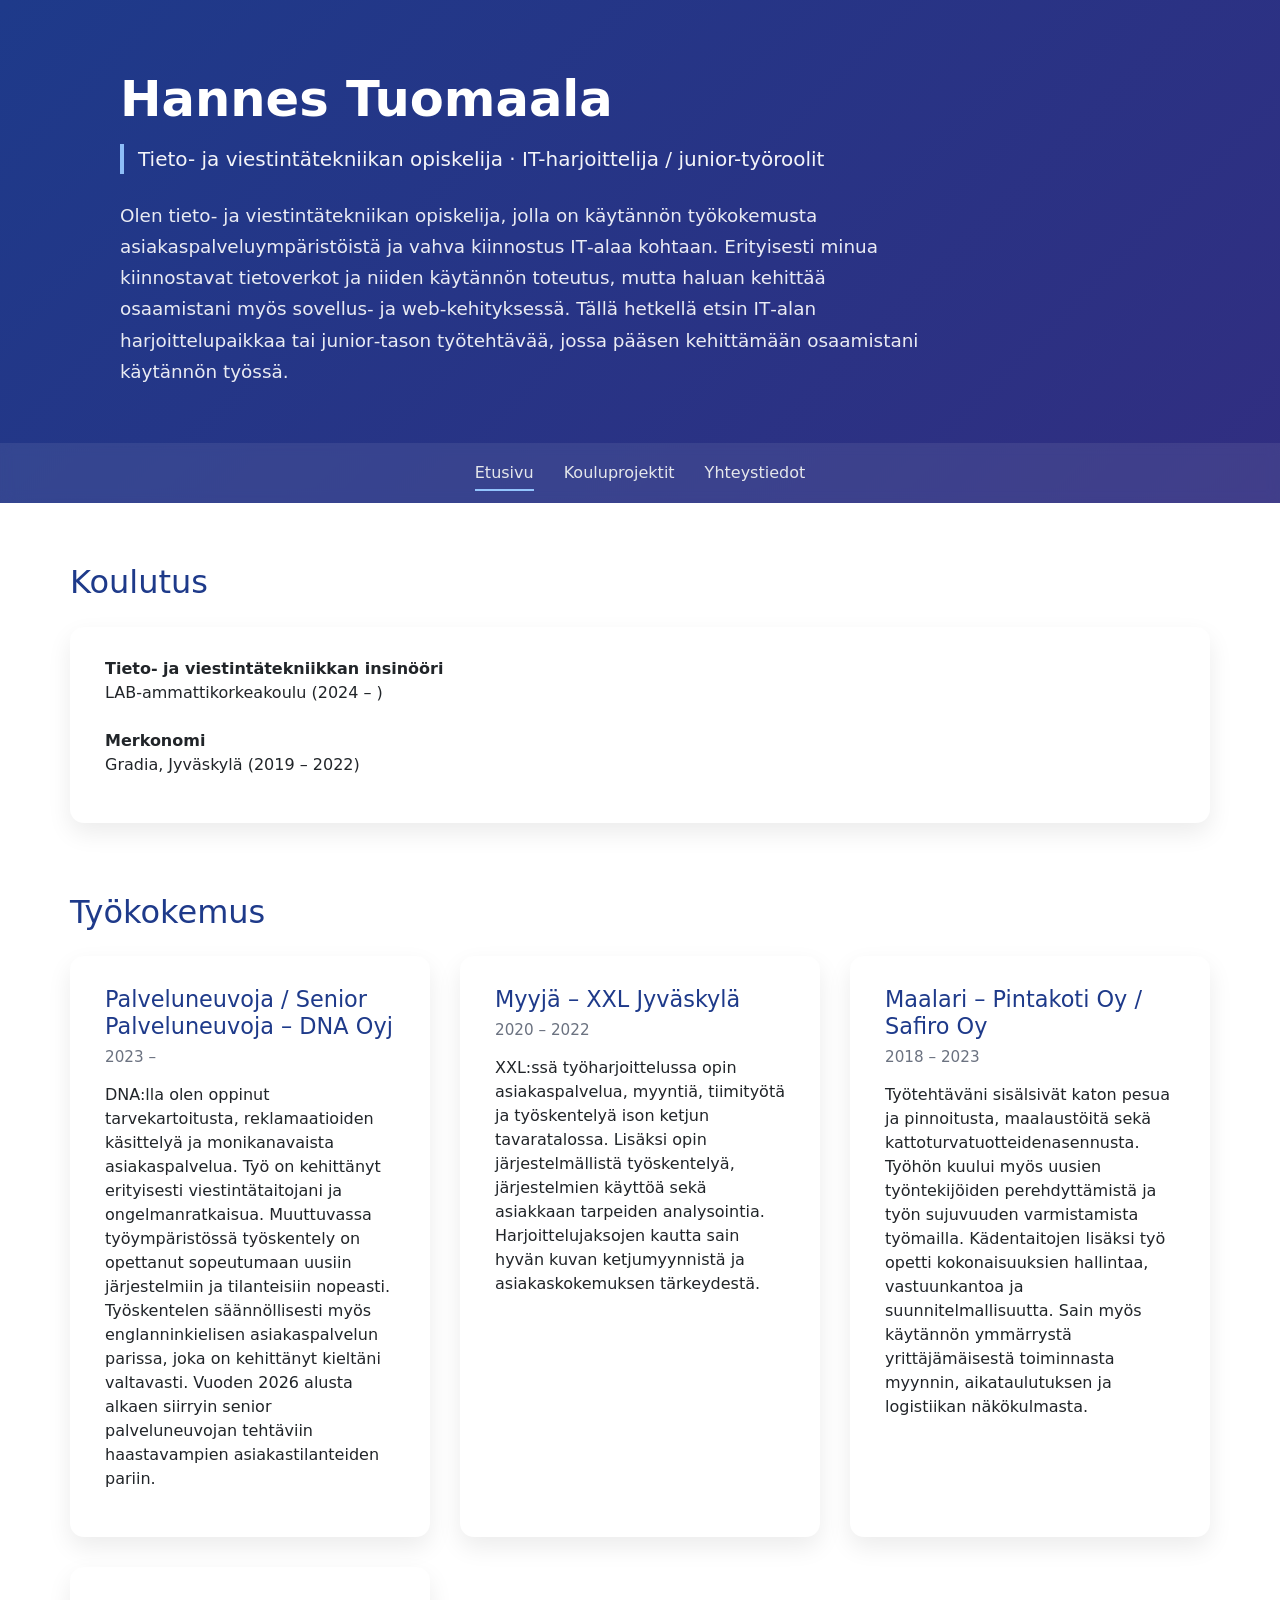
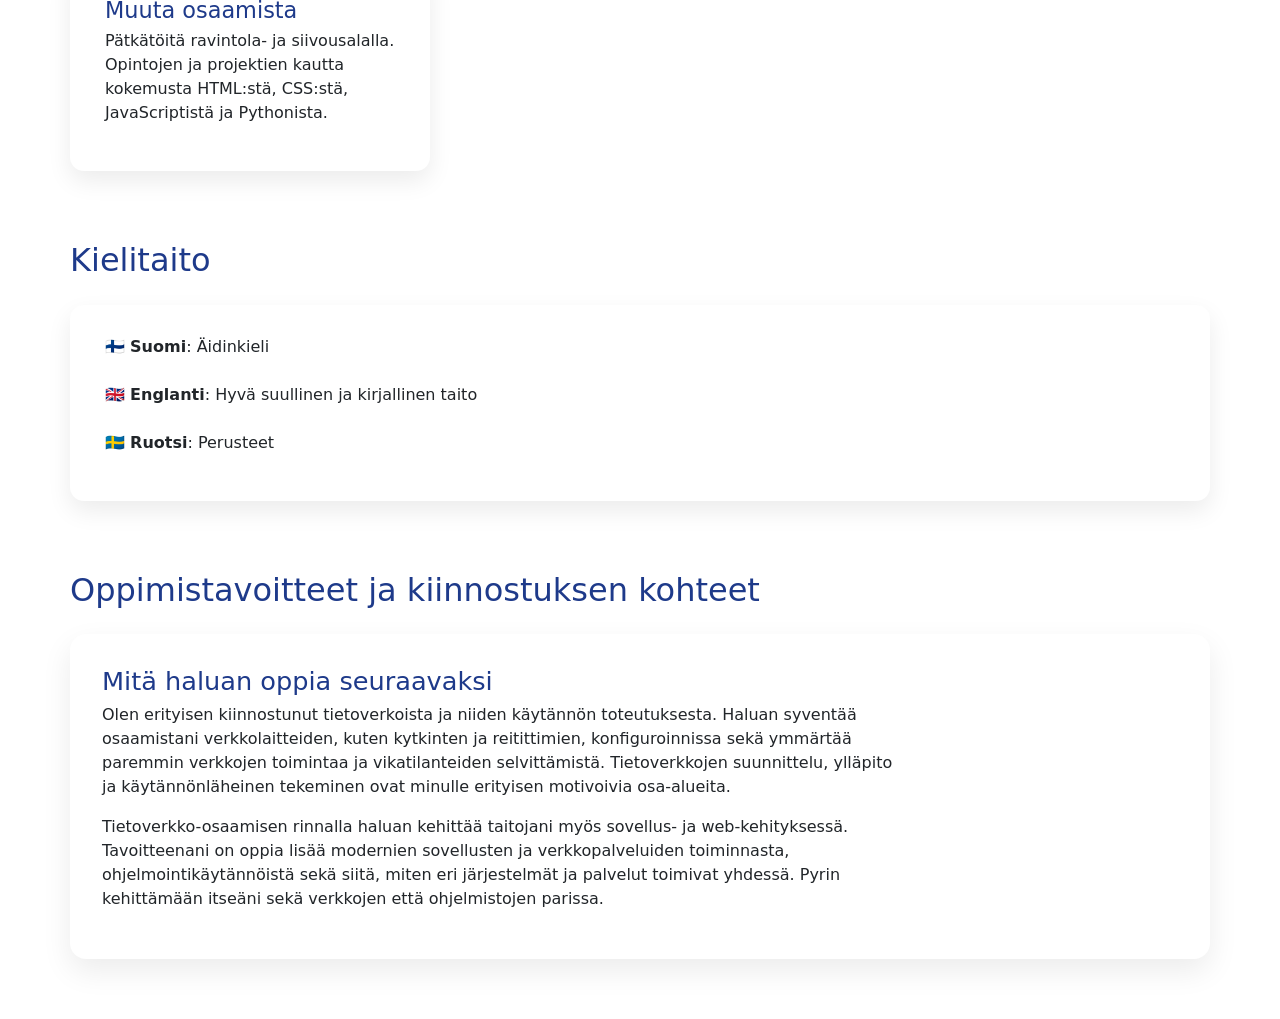
<file: index.html>
<!DOCTYPE html>
<html lang="fi">
<head>
    <meta charset="UTF-8">
    <meta name="viewport" content="width=device-width, initial-scale=1.0">
    <title>Minusta</title>

    <!-- Oma CSS -->
    <link rel="stylesheet" href="styles.css">

    <!-- Bootstrap CSS -->
    <link
      href="https://cdn.jsdelivr.net/npm/bootstrap@5.3.3/dist/css/bootstrap.min.css"
      rel="stylesheet"
    >
</head>
<body>

    <header class="banner">
        <div class="banner-inner">
            <h1>Hannes Tuomaala</h1>

            <p class="subtitle">
                Tieto- ja viestintätekniikan opiskelija · IT-harjoittelija / junior-työroolit
            </p>

            <p class="header-intro">
                Olen tieto- ja viestintätekniikan opiskelija, jolla on käytännön työkokemusta
                asiakaspalveluympäristöistä ja vahva kiinnostus IT‑alaa kohtaan. Erityisesti
                minua kiinnostavat tietoverkot ja niiden käytännön toteutus, mutta haluan
                kehittää osaamistani myös sovellus‑ ja web‑kehityksessä. Tällä hetkellä etsin
                IT‑alan harjoittelupaikkaa tai junior‑tason työtehtävää, jossa pääsen
                kehittämään osaamistani käytännön työssä.
            </p>
        </div>

        <nav class="top-nav">
            <a href="index.html" class="active">Etusivu</a>
            <a href="projektit.html">Kouluprojektit</a>
            <a href="yhteystiedot.html">Yhteystiedot</a>
        </nav>
    </header>

<main>
    <section class="work-section">
        <!-- KOULUTUS -->
        <h2 class="work-title">Koulutus</h2>
        <div class="cards-grid">
            <div class="big-work-card">
                <p>
                    <strong>Tieto- ja viestintätekniikkan insinööri</strong><br>
                    LAB-ammattikorkeakoulu (2024 – )<br><br>

                    <strong>Merkonomi</strong><br>
                    Gradia, Jyväskylä (2019 – 2022)
                </p>
            </div>
        </div>

        <!-- TYÖKOKEMUS -->
        <h2 class="work-title">Työkokemus</h2>
        <div class="cards-grid">

            <div class="big-work-card">
                <h3>Palveluneuvoja / Senior Palveluneuvoja – DNA Oyj</h3>
                <span class="years">2023 –</span>
                <p>
                    DNA:lla olen oppinut tarvekartoitusta, reklamaatioiden käsittelyä ja monikanavaista
                    asiakaspalvelua. Työ on kehittänyt erityisesti viestintätaitojani ja ongelmanratkaisua.
                    Muuttuvassa työympäristössä työskentely on opettanut sopeutumaan uusiin järjestelmiin
                    ja tilanteisiin nopeasti. Työskentelen säännöllisesti myös englanninkielisen asiakaspalvelun
                    parissa, joka on kehittänyt kieltäni valtavasti. Vuoden 2026 alusta alkaen siirryin
                    senior palveluneuvojan tehtäviin haastavampien asiakastilanteiden pariin.
                </p>
            </div>

            <div class="big-work-card">
                <h3>Myyjä – XXL Jyväskylä</h3>
                <span class="years">2020 – 2022</span>
                <p>
                    XXL:ssä työharjoittelussa opin asiakaspalvelua, myyntiä, tiimityötä ja työskentelyä
                    ison ketjun tavaratalossa. Lisäksi opin järjestelmällistä työskentelyä, järjestelmien
                    käyttöä sekä asiakkaan tarpeiden analysointia. Harjoittelujaksojen kautta sain hyvän
                    kuvan ketjumyynnistä ja asiakaskokemuksen tärkeydestä.
                </p>
            </div>

            <div class="big-work-card">
                <h3>Maalari – Pintakoti Oy / Safiro Oy</h3>
                <span class="years">2018 – 2023</span>
                <p>
                    Työtehtäväni sisälsivät katon pesua ja pinnoitusta, maalaustöitä sekä
                    kattoturvatuotteidenasennusta. Työhön kuului myös uusien työntekijöiden
                    perehdyttämistä ja työn sujuvuuden varmistamista työmailla. Kädentaitojen
                    lisäksi työ opetti kokonaisuuksien hallintaa, vastuunkantoa ja
                    suunnitelmallisuutta. Sain myös käytännön ymmärrystä yrittäjämäisestä
                    toiminnasta myynnin, aikataulutuksen ja logistiikan näkökulmasta.
                </p>
            </div>

            <div class="big-work-card">
                <h3>Muuta osaamista</h3>
                <p>
                    Pätkätöitä ravintola- ja siivousalalla. Opintojen ja projektien kautta
                    kokemusta HTML:stä, CSS:stä, JavaScriptistä ja Pythonista.
                </p>
            </div>

        </div>

        <!-- KIELITAITO -->
        <h2 class="work-title">Kielitaito</h2>
        <div class="cards-grid">
            <div class="big-work-card">
                <p>
                    🇫🇮 <strong>Suomi</strong>: Äidinkieli<br><br>
                    🇬🇧 <strong>Englanti</strong>: Hyvä suullinen ja kirjallinen taito<br><br>
                    🇸🇪 <strong>Ruotsi</strong>: Perusteet
                </p>
            </div>
        </div>

        <h2 class="work-title">Oppimistavoitteet ja kiinnostuksen kohteet</h2>
        <div class="project-card">
            <div class="project-info">
                <h3>Mitä haluan oppia seuraavaksi</h3>
                    <p>
                        Olen erityisen kiinnostunut tietoverkoista ja niiden käytännön toteutuksesta.
                        Haluan syventää osaamistani verkkolaitteiden, kuten kytkinten ja reitittimien,
                        konfiguroinnissa sekä ymmärtää paremmin verkkojen toimintaa ja vikatilanteiden
                        selvittämistä. Tietoverkkojen suunnittelu, ylläpito ja käytännönläheinen
                        tekeminen ovat minulle erityisen motivoivia osa-alueita.
                    </p>

                    <p>
                        Tietoverkko-osaamisen rinnalla haluan kehittää taitojani myös sovellus- ja
                        web‑kehityksessä. Tavoitteenani on oppia lisää modernien sovellusten ja
                        verkkopalveluiden toiminnasta, ohjelmointikäytännöistä sekä siitä, miten eri
                        järjestelmät ja palvelut toimivat yhdessä. Pyrin kehittämään itseäni sekä verkkojen että
                        ohjelmistojen parissa.
                    </p>

            </div>
        </div>
    </section>
</main>


    <!-- Bootstrap JS -->
    <script
      src="https://cdn.jsdelivr.net/npm/bootstrap@5.3.3/dist/js/bootstrap.bundle.min.js">
    </script>

</body>
</html>
</file>
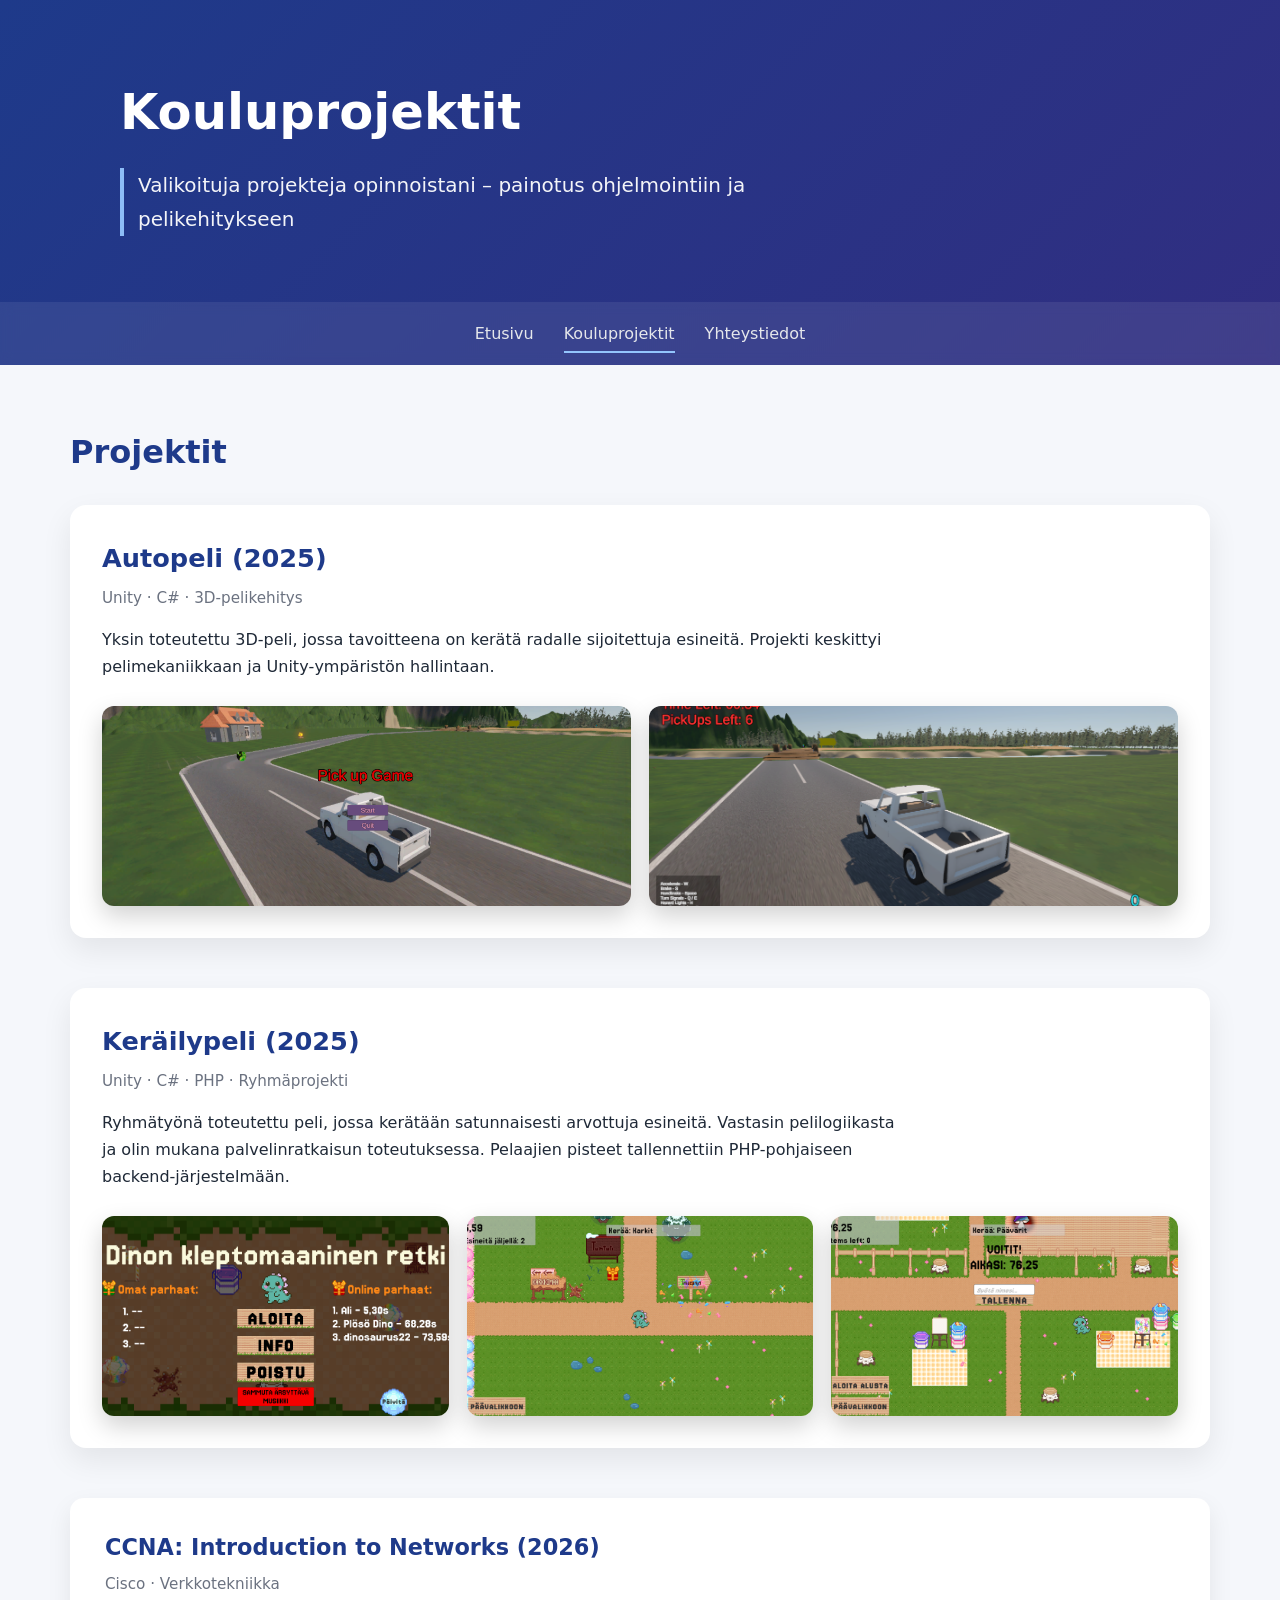
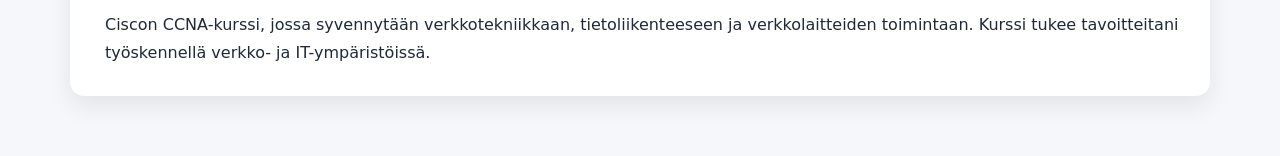
<file: projektit.html>
<!DOCTYPE html>
<html lang="fi">
<head>
    <meta charset="UTF-8">
    <meta name="viewport" content="width=device-width, initial-scale=1.0">
    <title>Kouluprojektit – Hannes Tuomaala</title>

    <link rel="stylesheet" href="styles.css">
</head>
<body>

<header class="banner">
    <div class="banner-inner">
        <h1>Kouluprojektit</h1>
        <p class="subtitle">
            Valikoituja projekteja opinnoistani – painotus ohjelmointiin ja pelikehitykseen
        </p>
    </div>

        <nav class="top-nav">
            <a href="index.html">Etusivu</a>
            <a href="projektit.html" class="active">Kouluprojektit</a>
            <a href="yhteystiedot.html">Yhteystiedot</a>
        </nav>
</header>

<main>

    <h2 class="work-title">Projektit</h2>


        <!-- PROJEKTI 1 -->
        <div class="project-card">
            <div class="project-info">
                <h3>Autopeli (2025)</h3>
                <span class="years">Unity · C# · 3D‑pelikehitys</span>
                <p>
                    Yksin toteutettu 3D‑peli, jossa tavoitteena on kerätä radalle sijoitettuja esineitä.
                    Projekti keskittyi pelimekaniikkaan ja Unity‑ympäristön hallintaan.
                </p>
            </div>

            <div class="project-images">
                <img src="Autopeli3.png" alt="Autopeli näkymä 1">
                <img src="Autopeli2.png" alt="Autopeli näkymä 2">
            </div>
        </div>

        <!-- PROJEKTI 2 -->
        <div class="project-card">
            <div class="project-info">
                <h3>Keräilypeli (2025)</h3>
                <span class="years">Unity · C# · PHP · Ryhmäprojekti</span>
                <p>
                    Ryhmätyönä toteutettu peli, jossa kerätään satunnaisesti arvottuja esineitä.
                    Vastasin pelilogiikasta ja olin mukana palvelinratkaisun toteutuksessa.
                    Pelaajien pisteet tallennettiin PHP-pohjaiseen backend-järjestelmään.
                </p>
            </div>
            <div class="project-images">
                <img src="Dinopeli1.png" alt="Keräilypeli näkymä 1">
                <img src="Dinopeli2.png" alt="Keräilypeli näkymä 2">
                <img src="Dinopeli3.png" alt="Keräilypeli näkymä 3">
            </div>
        </div>

        <!-- PROJEKTI 3 -->
        <div class="big-work-card">
            <h3>CCNA: Introduction to Networks (2026)</h3>
            <span class="years">Cisco · Verkkotekniikka</span>
            <p>
                Ciscon CCNA-kurssi, jossa syvennytään verkkotekniikkaan, tietoliikenteeseen ja
                verkkolaitteiden toimintaan. Kurssi tukee tavoitteitani työskennellä
                verkko- ja IT-ympäristöissä.
            </p>
        </div>
</main>
<!-- Image zoom modal -->
<div id="imageModal" class="image-modal">
    <span class="close-modal">&times;</span>
    <img class="modal-content" id="modalImage">
</div>

<script>
    const modal = document.getElementById("imageModal");
    const modalImg = document.getElementById("modalImage");
    const closeBtn = document.querySelector(".close-modal");

    document.querySelectorAll(".project-images img").forEach(img => {
        img.addEventListener("click", () => {
            modal.style.display = "flex";
            modalImg.src = img.src;
            modalImg.alt = img.alt;
        });
    });

    closeBtn.onclick = () => modal.style.display = "none";
    modal.onclick = (e) => {
        if (e.target === modal) modal.style.display = "none";
    };
</script>

</body>
</html>
</file>
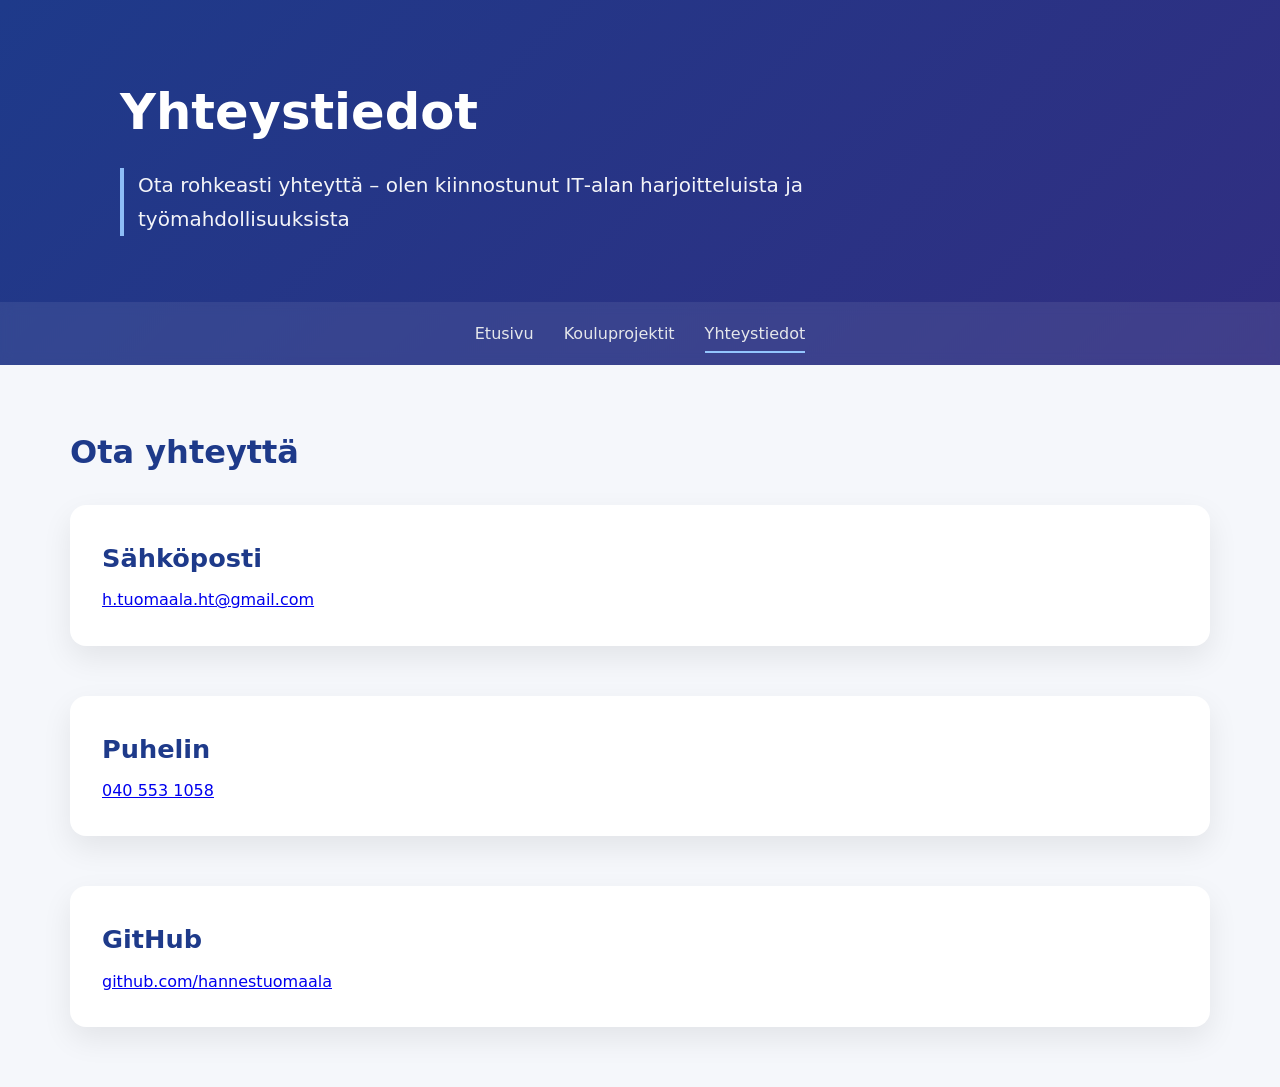
<file: yhteystiedot.html>
<!DOCTYPE html>
<html lang="fi">
<head>
    <meta charset="UTF-8">
    <meta name="viewport" content="width=device-width, initial-scale=1.0">
    <title>Yhteystiedot – Hannes Tuomaala</title>

    <link rel="stylesheet" href="styles.css">
</head>
<body>

<header class="banner">
    <div class="banner-inner">
        <h1>Yhteystiedot</h1>
        <p class="subtitle">
            Ota rohkeasti yhteyttä – olen kiinnostunut IT‑alan harjoitteluista ja työmahdollisuuksista
        </p>
    </div>

    <nav class="top-nav">
        <a href="index.html">Etusivu</a>
        <a href="projektit.html">Kouluprojektit</a>
        <a href="yhteystiedot.html" class="active">Yhteystiedot</a>
    </nav>
</header>

<main>

    <h2 class="work-title">Ota yhteyttä</h2>

    <!-- Sähköposti -->
    <div class="project-card">
        <div class="project-info">
            <h3>Sähköposti</h3>
            <p>
                <a href="mailto:h.tuomaala.ht@gmail.com">
                    h.tuomaala.ht@gmail.com
                </a>
            </p>
        </div>
    </div>

    <!-- Puhelin -->
    <div class="project-card">
        <div class="project-info">
            <h3>Puhelin</h3>
            <p>
                <a href="tel:+358405531058">
                    040 553 1058
                </a>
            </p>
        </div>
    </div>

    <!-- GitHub -->
    <div class="project-card">
        <div class="project-info">
            <h3>GitHub</h3>
            <p>
                <a href="https://github.com/hannestuomaala" target="_blank">
                    github.com/hannestuomaala
                </a>
            </p>
        </div>
    </div>

</main>

</body>
</html>
</file>
<file: styles.css>
/* ---------- RESET & BASE ---------- */
* {
    box-sizing: border-box;
    margin: 0;
    padding: 0;
}

body {
    font-family: "Inter", system-ui, sans-serif;
    background-color: #f5f7fb;
    color: #1f2937;
    line-height: 1.7;
}

/* ---------- BANNER ---------- */
.banner {
    background: linear-gradient(
        135deg,
        #1e3a8a,
        #312e81
    );
    color: #ffffff;
}

.banner-inner {
    max-width: 1100px;
    margin: 0 auto;
    padding: 70px 30px 40px;
    text-align: left; /* ← tärkein muutos */
}

.banner h1 {
    font-size: 3.1rem;
    font-weight: 700;
    margin-bottom: 14px;
}

.subtitle {
    font-size: 1.25rem;
    font-weight: 500;
    opacity: 0.95;
    margin-bottom: 26px;
    max-width: 720px;

    padding-left: 14px;
    border-left: 4px solid #93c5fd;
}


.header-intro {
    max-width: 820px;
    font-size: 1.15rem;
    line-height: 1.7;
    color: rgba(255, 255, 255, 0.9);
}


/* ---------- NAV ---------- */
.top-nav {
    background: rgba(255, 255, 255, 0.08);
    display: flex;
    gap: 30px;
    padding: 18px 30px;
    justify-content: center;
    backdrop-filter: blur(6px);
}

.top-nav a {
    color: #e5e7eb;
    text-decoration: none;
    font-weight: 500;
    position: relative;
}

.top-nav a::after {
    content: "";
    position: absolute;
    bottom: -6px;
    left: 0;
    width: 0;
    height: 2px;
    background: #93c5fd;
    transition: width 0.3s ease;
}

.top-nav a:hover::after,
.top-nav a.active::after {
    width: 100%;
}

/* ---------- MAIN ---------- */
main {
    max-width: 1200px;
    margin: 60px auto;
    padding: 0 30px;
}

.work-title {
    font-size: 2rem;
    margin-bottom: 25px;
    color: #1e3a8a;
    animation: fadeUp 0.8s ease;
}

/* ---------- GRID ---------- */
.cards-grid {
    display: grid;
    grid-template-columns: repeat(auto-fit, minmax(320px, 1fr));
    gap: 30px;
    margin-bottom: 70px;
}

/* ---------- CARD ---------- */
.big-work-card {
    background: #ffffff;
    padding: 30px;
    border-radius: 14px;
    box-shadow: 0 10px 25px rgba(0, 0, 0, 0.08);
    border-left: 5px solid transparent;
    animation: cardIn 0.7s ease;
    transition: transform 0.25s ease, box-shadow 0.25s ease;
}

.big-work-card:hover {
    transform: translateY(-6px);
    box-shadow: 0 18px 40px rgba(0, 0, 0, 0.15);
    border-left-color: #3b82f6;
}

.big-work-card h3 {
    font-size: 1.4rem;
    margin-bottom: 6px;
    color: #1e3a8a;
}

.years {
    font-size: 0.95rem;
    color: #6b7280;
    margin-bottom: 14px;
    display: block;
}

/* ---------- ANIMATIONS ---------- */
@keyframes fadeDown {
    from {
        opacity: 0;
        transform: translateY(-25px);
    }
    to {
        opacity: 1;
        transform: translateY(0);
    }
}

@keyframes fadeUp {
    from {
        opacity: 0;
        transform: translateY(20px);
    }
    to {
        opacity: 1;
        transform: translateY(0);
    }
}

@keyframes cardIn {
    from {
        opacity: 0;
        transform: scale(0.96);
    }
    to {
        opacity: 1;
        transform: scale(1);
    }
}

/* ---------- RESPONSIVE ---------- */
@media (max-width: 768px) {
    .banner h1 {
        font-size: 2.3rem;
    }

    .subtitle {
        font-size: 1.05rem;
    }

    .top-nav {
        flex-direction: column;
        gap: 12px;
    }
    .header-intro {
        font-size: 1.05rem;
    }
}

/* ---------- PROJECT PAGE ---------- */

.project-card {
    background: #ffffff;
    padding: 32px;
    margin-bottom: 50px;
    border-radius: 16px;
    box-shadow: 0 12px 30px rgba(0,0,0,0.08);
    animation: fadeUp 0.7s ease;
}

.project-info {
    max-width: 800px;
}

.project-info h3 {
    font-size: 1.6rem;
    color: #1e3a8a;
    margin-bottom: 6px;
}

/* ---------- PROJECT IMAGES ---------- */

.project-images {
    display: grid;
    grid-template-columns: repeat(auto-fit, minmax(220px, 1fr));
    gap: 18px;
    margin-top: 25px;
}

.project-images img {
    width: 100%;
    height: 200px;
    object-fit: cover;
    border-radius: 12px;
    box-shadow: 0 10px 25px rgba(0,0,0,0.18);
    transition: transform 0.3s ease, box-shadow 0.3s ease;
}

.project-images img:hover {
    transform: scale(1.05);
    box-shadow: 0 18px 40px rgba(0,0,0,0.25);
}
/* ---------- IMAGE MODAL (ZOOM) ---------- */

.image-modal {
    display: none;
    position: fixed;
    inset: 0;
    background: rgba(15, 23, 42, 0.9);
    justify-content: center;
    align-items: center;
    z-index: 999;
    animation: fadeUp 0.3s ease;
}

.image-modal img {
    max-width: 90vw;
    max-height: 85vh;
    border-radius: 14px;
    box-shadow: 0 30px 60px rgba(0,0,0,0.5);
}

.close-modal {
    position: absolute;
    top: 25px;
    right: 35px;
    font-size: 3rem;
    color: #ffffff;
    cursor: pointer;
    font-weight: 300;
}
</file>
